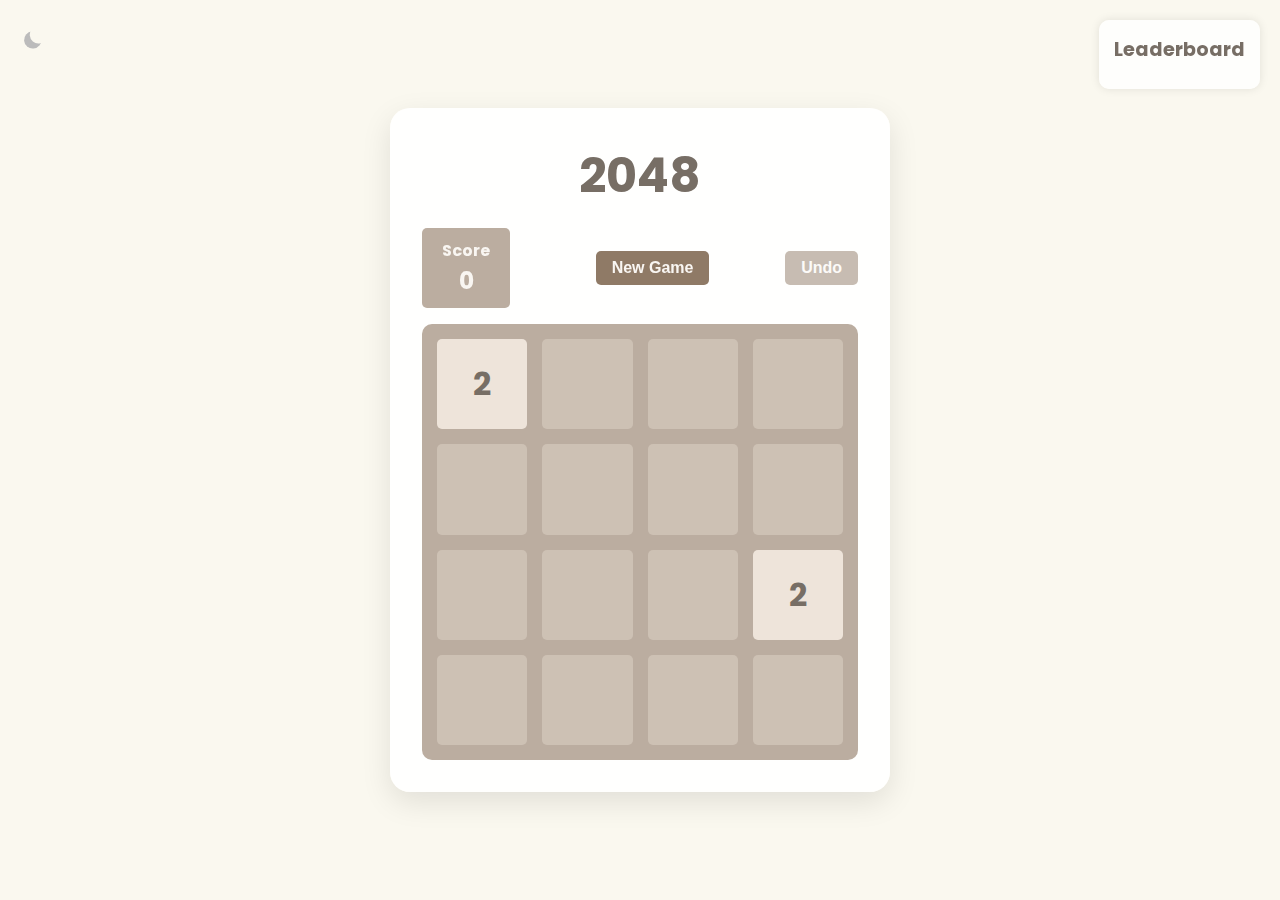
<file: index.html>
<!DOCTYPE html>
<html lang="en">
<head>
    <meta charset="UTF-8" />
    <meta name="viewport" content="width=device-width, initial-scale=1.0" />
    <title>2048 Game</title>
    <link rel="stylesheet" href="2048.css" />
    <link href="https://fonts.googleapis.com/css2?family=Poppins:wght@400;600;700&display=swap" rel="stylesheet" />
</head>
<body>
    <div class="background"></div>
    <div class="container">
        <h1>2048</h1>
        <div class="game-info">
            <div class="score-container">
                Score
                <span id="score">0</span>
            </div>
            <button id="new-game">New Game</button>
            <button id="undo-button" disabled>Undo </button>
        </div>
        <div id="board">
            <div id="game-over" class="game-over hidden">
                <h2 id="game-over-text"></h2>
                <button id="play-again">Play Again</button>
            </div>
        </div>
    </div>
    <div class="leaderboard">
        <h2>Leaderboard</h2>
        <ol id="leaderboard-list">
        </ol>
    </div>
    <div class="dialog-overlay">
        <div class="dialog-box">
            <h2>Leaderboard</h2>
            <ol id="leaderboard-dialog-list">
            </ol>
            <button id="close-dialog">Close</button>
        </div>
    </div>
    <div class="theme-toggle">
        <label for="themeToggle" class="themeToggle st-sunMoonThemeToggleBtn">
            <input type="checkbox" id="themeToggle" class="themeToggleInput" />
            <svg width="24" height="24" viewBox="0 0 24 24" fill="currentColor" stroke="none">
                <mask id="moon-mask">
                    <rect x="0" y="0" width="200" height="20" fill="white"></rect>
                    <circle cx="11" cy="3" r="8" fill="black"></circle>
                </mask>
                <circle class="sunMoon" cx="10" cy="10" r="8" mask="url(#moon-mask)"></circle>
                <g>
                    <circle class="sunRay sunRay1" cx="18" cy="10" r="1.5"></circle>
                    <circle class="sunRay sunRay2" cx="14" cy="16.928" r="1.5"></circle>
                    <circle class="sunRay sunRay3" cx="6" cy="16.928" r="1.5"></circle>
                    <circle class="sunRay sunRay4" cx="2" cy="10" r="1.5"></circle>
                    <circle class="sunRay sunRay5" cx="6" cy="3.1718" r="1.5"></circle>
                    <circle class="sunRay sunRay6" cx="14" cy="3.1718" r="1.5"></circle>
                </g>
            </svg>
        </label>
    </div>
    <script src="2048.js"></script>
</body>
</html>
</file>
<file: 2048.css>
* {
    margin: 0;
    padding: 0;
    box-sizing: border-box;
}

body {
    font-family: 'Poppins', sans-serif;
    display: flex;
    justify-content: center;
    align-items: center;
    min-height: 100vh;
    position: relative;
    overflow: hidden;
    transition: background-color 0.3s ease;
}

.light-theme {
    background-color: #faf8ef;
    color: #776e65;
}

.dark-theme {
    background-color: #1f1f1f;
    color: #f9f6f2;
}

.background {
    position: fixed;
    top: 0;
    left: 0;
    width: 100%;
    height: 100%;
    z-index: -1;
    opacity: 0.05;
    overflow: hidden;
}

.container {
    text-align: center;
    padding: 2rem;
    border-radius: 20px;
    box-shadow: 0 10px 30px rgba(0, 0, 0, 0.1);
    max-width: 500px;
    width: 95%;
    position: relative;
    transition: all 0.3s ease;
}

.light-theme .container {
    background-color: rgba(255, 255, 255, 0.9);
}

.dark-theme .container {
    background-color: rgba(40, 40, 40, 0.9);
}

h1 {
    font-size: 3rem;
    margin-bottom: 1rem;
    font-weight: 700;
}

.game-info {
    display: flex;
    justify-content: space-between;
    align-items: center;
    margin-bottom: 1rem;
}

.score-container {
    padding: 10px 20px;
    border-radius: 5px;
    text-align: center;
    font-weight: bold;
    display: inline-block;
    margin-right: 20px;
    transition: background-color 0.3s ease;
}

.light-theme .score-container {
    background-color: #bbada0;
    color: #f9f6f2;
}

.dark-theme .score-container {
    background-color: #2c2c2c;
    color: #f9f6f2;
}

.score-container span {
    font-size: 24px;
    font-weight: bold;
    display: block;
}

#new-game {
    padding: 0.5rem 1rem;
    font-size: 1rem;
    font-weight: 600;
    border: none;
    border-radius: 5px;
    cursor: pointer;
    transition: all 0.3s ease;
}

.light-theme #new-game {
    background-color: #8f7a66;
    color: #f9f6f2;
}

.dark-theme #new-game {
    background-color: #4a4a4a;
    color: #f9f6f2;
}

#new-game:hover {
    transform: scale(1.05);
}

#board {
    display: grid;
    grid-template-columns: repeat(4, 1fr);
    grid-gap: 15px;
    padding: 15px;
    border-radius: 10px;
    position: relative;
    transition: background-color 0.3s ease;
}

.light-theme #board {
    background-color: #bbada0;
}

.dark-theme #board {
    background-color: #2c2c2c;
}

.tile {
    aspect-ratio: 1 / 1;
    display: flex;
    justify-content: center;
    align-items: center;
    font-size: 2rem;
    font-weight: bold;
    border-radius: 5px;
    transition: all 0.15s ease-in-out;
}

.light-theme .tile { background-color: #cdc1b4; }
.light-theme .x2 { background-color: #eee4da; color: #776e65; }
.light-theme .x4 { background-color: #ede0c8; color: #776e65; }
.light-theme .x8 { background-color: #f2b179; color: #f9f6f2; }
.light-theme .x16 { background-color: #f59563; color: #f9f6f2; }
.light-theme .x32 { background-color: #f67c5f; color: #f9f6f2; }
.light-theme .x64 { background-color: #f65e3b; color: #f9f6f2; }
.light-theme .x128 { background-color: #edcf72; color: #f9f6f2; }
.light-theme .x256 { background-color: #edcc61; color: #f9f6f2; }
.light-theme .x512 { background-color: #edc850; color: #f9f6f2; }
.light-theme .x1024 { background-color: #edc53f; color: #f9f6f2; }
.light-theme .x2048 { background-color: #edc22e; color: #f9f6f2; }

.dark-theme .tile { background-color: #3d3d3d; }
.dark-theme .x2 { background-color: #4a4a4a; color: #f9f6f2; }
.dark-theme .x4 { background-color: #595959; color: #f9f6f2; }
.dark-theme .x8 { background-color: #666666; color: #f9f6f2; }
.dark-theme .x16 { background-color: #737373; color: #f9f6f2; }
.dark-theme .x32 { background-color: #808080; color: #f9f6f2; }
.dark-theme .x64 { background-color: #8c8c8c; color: #f9f6f2; }
.dark-theme .x128 { background-color: #999999; color: #f9f6f2; }
.dark-theme .x256 { background-color: #a6a6a6; color: #f9f6f2; }
.dark-theme .x512 { background-color: #b3b3b3; color: #f9f6f2; }
.dark-theme .x1024 { background-color: #c0c0c0; color: #000000; }
.dark-theme .x2048 { background-color: #cdcdcd; color: #000000; }

.tile.merge {
    transform: scale(1.1);
}

.theme-toggle {
    position: fixed;
    top: 20px;
    left: 20px;
    z-index: 1000;
}

.themeToggle {
    color: #bbb;
    width: 24px;
    height: 24px;
}

.st-sunMoonThemeToggleBtn {
    position: relative;
    cursor: pointer;
}

.st-sunMoonThemeToggleBtn .themeToggleInput {
    opacity: 0;
    width: 100%;
    aspect-ratio: 1;
}

.st-sunMoonThemeToggleBtn svg {
    position: absolute;
    left: 0;
    width: 200%;
    height: 200%;
    transition: transform 0.4s ease;
    transform: rotate(40deg);
}

.st-sunMoonThemeToggleBtn svg .sunMoon {
    transform-origin: center center;
    transition: inherit;
    transform: scale(1) ;
}

.st-sunMoonThemeToggleBtn svg .sunRay {
    transform-origin: center center;
    transform: scale(0)translateY(20px);
}

.st-sunMoonThemeToggleBtn svg mask > circle {
    transition: transform 0.64s cubic-bezier(0.41, 0.64, 0.32, 1.575);
    transform: translate(0px, 0px);
}

.st-sunMoonThemeToggleBtn .themeToggleInput:checked + svg {
    transform: rotate(90deg);
}

.st-sunMoonThemeToggleBtn .themeToggleInput:checked + svg mask > circle {
    transform: translate(16px, -3px);
}

.st-sunMoonThemeToggleBtn .themeToggleInput:checked + svg .sunMoon {
    transform: scale(0.55);
}

.st-sunMoonThemeToggleBtn .themeToggleInput:checked + svg .sunRay {
    animation: showRay1832 0.4s ease 0s 1 forwards;
}

@keyframes showRay1832 {
    0% { transform: scale(0); }
    100% { transform: scale(1); }
}

/* Dialog Box Styles */
.dialog-overlay {
    position: fixed;
    top: 0;
    left: 0;
    width: 100%;
    height: 100%;
    background-color: rgba(0, 0, 0, 0.5);
    display: flex;
    justify-content: center;
    align-items: center;
    z-index: 1000;
    backdrop-filter: blur(5px);
}

.dialog-box {
    padding: 30px;
    border-radius: 15px;
    text-align: center;
    box-shadow: 0 10px 30px rgba(0, 0, 0, 0.2);
    max-width: 90%;
    width: 400px;
    transition: all 0.3s ease;
    opacity: 0;
    transform: scale(0.9);
}

.dialog-box p {
    margin-bottom: 25px;
    font-size: 24px;
    font-weight: bold;
}

.dialog-box button {
    margin: 0 10px;
    padding: 12px 24px;
    font-size: 18px;
    cursor: pointer;
    border: none;
    border-radius: 8px;
    transition: all 0.3s ease;
}

.dialog-box button:hover {
    transform: translateY(-2px);
    box-shadow: 0 5px 15px rgba(0, 0, 0, 0.1);
}

.light-theme .dialog-box {
    background-color: #f9f6f2;
    color: #776e65;
}

.light-theme .dialog-box button {
    background-color: #8f7a66;
    color: #f9f6f2;
}

.light-theme .dialog-box button:hover {
    background-color: #9f8b77;
}

.dark-theme .dialog-box {
    background-color: #2c2c2c;
    color: #f9f6f2;
}

.dark-theme .dialog-box button {
    background-color: #4a4a4a;
    color: #f9f6f2;
}

.dark-theme .dialog-box button:hover {
    background-color: #5a5a5a;
}

@media (max-width: 500px) {
    .container {
        padding: 1rem;
    }
    h1 {
        font-size: 2rem;
    }
    .tile {
        font-size: 1.5rem;
    }
}
#undo-button {
    padding: 0.5rem 1rem;
    font-size: 1rem;
    font-weight: 600;
    border: none;
    border-radius: 5px;
    cursor: pointer;
    transition: all 0.3s ease;
    margin-left: 10px;
  }

  #undo-button:disabled {
    opacity: 0.5;
    cursor: not-allowed;
  }

  .light-theme #undo-button {
    background-color: #8f7a66;
    color: #f9f6f2;
  }

  .dark-theme #undo-button {
    background-color: #4a4a4a;
    color: #f9f6f2;
  }

  #undo-button:hover:not(:disabled) {
    transform: scale(1.05);
  }
  .leaderboard {
    position: absolute;
    top: 20px;
    right: 20px;
    background-color: rgba(255, 255, 255, 0.8);
    padding: 15px;
    border-radius: 10px;
    box-shadow: 0 0 10px rgba(0, 0, 0, 0.1);
    max-width: 250px;
    transition: all 0.3s ease;
    cursor: pointer;
  }
  
  .dark-theme .leaderboard {
    background-color: rgba(40, 40, 40, 0.8);
  }
  
  .leaderboard h2 {
    font-size: 1.2rem;
    margin-bottom: 10px;
    text-align: center;
  }
  
  .leaderboard ol {
    padding-left: 20px;
  }
  
  .leaderboard li {
    margin-bottom: 5px;
  }
  
  .dialog-overlay {
    position: fixed;
    top: 0;
    left: 0;
    width: 100%;
    height: 100%;
    background-color: rgba(0, 0, 0, 0.5);
    display: flex;
    justify-content: center;
    align-items: center;
    z-index: 1000;
    backdrop-filter: blur(5px);
    opacity: 0;
    visibility: hidden;
    transition: all 0.3s ease;
  }
  
  .dialog-overlay.show {
    opacity: 1;
    visibility: visible;
  }
  
  .dialog-box {
    padding: 30px;
    border-radius: 15px;
    text-align: center;
    box-shadow: 0 10px 30px rgba(0, 0, 0, 0.2);
    max-width: 90%;
    width: 400px;
    transition: all 0.3s ease;
    opacity: 0;
    transform: scale(0.9);
  }
  
  .dialog-box.show {
    opacity: 1;
    transform: scale(1);
  }
  
  .dialog-box h2 {
    margin-bottom: 20px;
  }
  
  .dialog-box ol {
    text-align: left;
    margin-bottom: 20px;
  }
  
  .dialog-box button {
    margin: 0 10px;
    padding: 12px 24px;
    font-size: 18px;
    cursor: pointer;
    border: none;
    border-radius: 8px;
    transition: all 0.3s ease;
  }
  
  .dialog-box button:hover {
    transform: translateY(-2px);
    box-shadow: 0 5px 15px rgba(0, 0, 0, 0.1);
  }
  
  .light-theme .dialog-box {
    background-color: #f9f6f2;
    color: #776e65;
  }
  
  .light-theme .dialog-box button {
    background-color: #8f7a66;
    color: #f9f6f2;
  }
  
  .light-theme .dialog-box button:hover {
    background-color: #9f8b77;
  }
  
  .dark-theme .dialog-box {
    background-color: #2c2c2c;
    color: #f9f6f2;
  }
  
  .dark-theme .dialog-box button {
    background-color: #4a4a4a;
    color: #f9f6f2;
  }
  
  .dark-theme .dialog-box button:hover {
    background-color: #5a5a5a;
  }
  
  .name-input-dialog {
    background-color: #faf8ef;
    color: #776e65;
    padding: 30px;
    border-radius: 15px;
    text-align: center;
    box-shadow: 0 10px 30px rgba(0, 0, 0, 0.3);
    max-width: 90%;
    width: 400px;
  }

  .name-input-dialog h2 {
    margin-bottom: 20px;
    font-size: 24px;
    font-weight: bold;
  }

  .name-input-dialog input {
    width: 100%;
    padding: 10px;
    margin-bottom: 20px;
    border: 2px solid #bbada0;
    border-radius: 5px;
    font-size: 16px;
  }

  .name-input-dialog button {
    padding: 12px 24px;
    font-size: 18px;
    cursor: pointer;
    border: none;
    border-radius: 8px;
    transition: all 0.3s ease;
    font-weight: bold;
    background-color: #8f7a66;
    color: #f9f6f2;
  }

  .name-input-dialog button:hover {
    background-color: #9f8b77;
    transform: translateY(-2px);
    box-shadow: 0 5px 15px rgba(0, 0, 0, 0.2);
  }

  .dark-theme .name-input-dialog {
    background-color: #2c2c2c;
    color: #f9f6f2;
  }

  .dark-theme .name-input-dialog input {
    background-color: #3d3d3d;
    color: #f9f6f2;
    border-color: #4a4a4a;
  }

  .dark-theme .name-input-dialog button {
    background-color: #4a4a4a;
  }

  .dark-theme .name-input-dialog button:hover {
    background-color: #5a5a5a;
  }

  @media (max-width: 500px) {
    .container {
      padding: 1rem;
    }
    h1 {
      font-size: 2rem;
    }
    .tile {
      font-size: 1.5rem;
    }
  }

  @media (max-width: 768px) {
    .leaderboard {
      display: none;
    }

    .mobile-leaderboard-button {
      position: fixed;
      bottom: 20px;
      right: 20px;
      background-color: #8f7a66;
      color: #f9f6f2;
      border: none;
      border-radius: 5px;
      padding: 10px 15px;
      font-size: 16px;
      cursor: pointer;
      z-index: 1000;
    }

    .mobile-leaderboard-overlay {
      position: fixed;
      top: 0;
      left: 0;
      width: 100%;
      height: 100%;
      background-color: rgba(0, 0, 0, 0.7);
      display: flex;
      justify-content: center;
      align-items: center;
      z-index: 2000;
    }

    .mobile-leaderboard-content {
      background-color: #faf8ef;
      border-radius: 10px;
      padding: 20px;
      width: 90%;
      max-width: 350px;
      max-height: 80%;
      overflow-y: auto;
    }

    .mobile-leaderboard-close {
      position: absolute;
      top: 10px;
      right: 10px;
      background: none;
      border: none;
      font-size: 18px;
      cursor: pointer;
    }

    .mobile-leaderboard-content h2 {
      text-align: center;
      margin-bottom: 15px;
    }

    .mobile-leaderboard-content ol {
      padding-left: 20px;
    }

    .mobile-leaderboard-content li {
      margin-bottom: 10px;
    }

    .mobile-leaderboard-content .rank {
      display: inline-block;
      width: 20px;
      text-align: right;
      margin-right: 10px;
      font-weight: bold;
    }
  }

  .dark-theme .mobile-leaderboard-button {
    background-color: #4a4a4a;
  }

  .dark-theme .mobile-leaderboard-content {
    background-color: #2c2c2c;
    color: #f9f6f2;
  }
</file>
